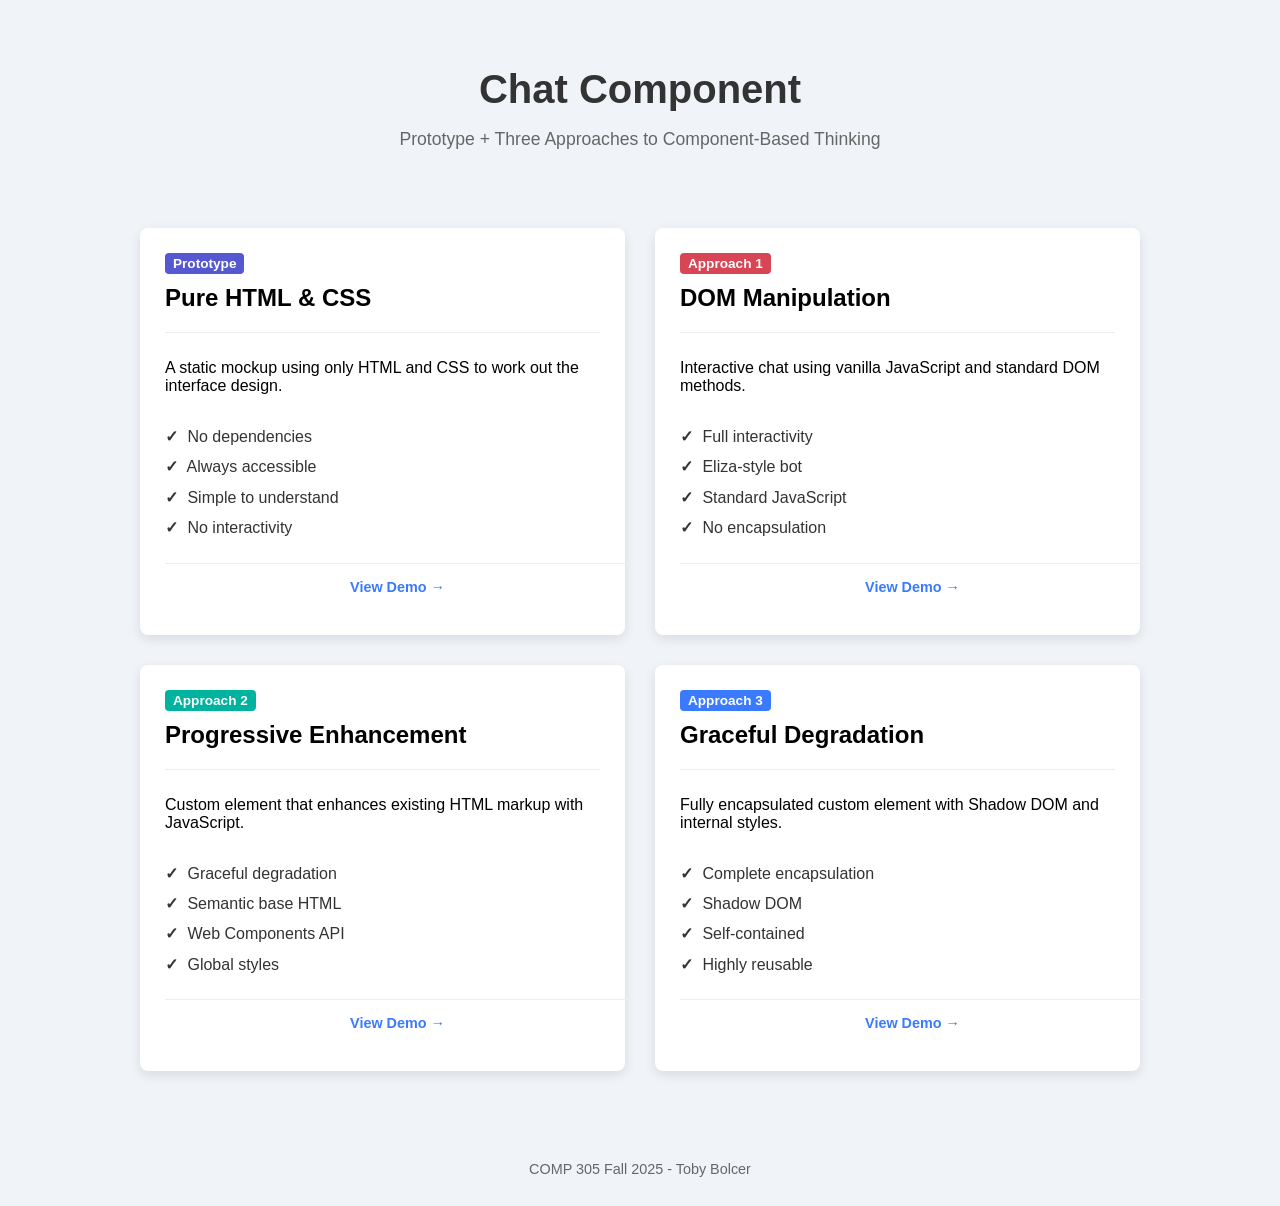
<file: docs/index.html>
<!DOCTYPE html>
<html lang="en">
<head>
  <meta charset="UTF-8">
  <meta name="viewport" content="width=device-width, initial-scale=1.0">
  <title>Lab 6 - Component Approaches</title>
  <link rel="stylesheet" href="style.css">
</head>
<body>
  <header>
    <h1>Chat Component</h1>
    <p>Prototype + Three Approaches to Component-Based Thinking</p>
  </header>
  
  <main>
    <section class="approaches-container">
      
      <article class="card prototype">
        <header>
          <span class="tag">Prototype</span>
          <h2>Pure HTML &amp; CSS</h2>
        </header>
        <p>A static mockup using only HTML and CSS to work out the interface design.</p>
        <ul>
          <li><span>✓</span> No dependencies</li>
          <li><span>✓</span> Always accessible</li>
          <li><span>✓</span> Simple to understand</li>
          <li><span>✓</span> No interactivity</li>
        </ul>
        <footer>
          <a href="chat-prototype-html-css/" target="_blank" class="view-demo">View Demo →</a>
        </footer>
      </article>

      <article class="card approach-1">
        <header>
          <span class="tag">Approach 1</span>
          <h2>DOM Manipulation</h2>
        </header>
        <p>Interactive chat using vanilla JavaScript and standard DOM methods.</p>
        <ul>
          <li><span>✓</span> Full interactivity</li>
          <li><span>✓</span> Eliza-style bot</li>
          <li><span>✓</span> Standard JavaScript</li>
          <li><span>✓</span> No encapsulation</li>
        </ul>
        <footer>
          <a href="chat-dom/" target="_blank" class="view-demo">View Demo →</a>
        </footer>
      </article>

      <article class="card approach-2">
        <header>
          <span class="tag">Approach 2</span>
          <h2>Progressive Enhancement</h2>
        </header>
        <p>Custom element that enhances existing HTML markup with JavaScript.</p>
        <ul>
          <li><span>✓</span> Graceful degradation</li>
          <li><span>✓</span> Semantic base HTML</li>
          <li><span>✓</span> Web Components API</li>
          <li><span>✓</span> Global styles</li>
        </ul>
        <footer>
          <a href="chat-webcomponent-pe/" target="_blank" class="view-demo">View Demo →</a>
        </footer>
      </article>
      
      <article class="card approach-3">
        <header>
          <span class="tag">Approach 3</span>
          <h2>Graceful Degradation</h2>
        </header>
        <p>Fully encapsulated custom element with Shadow DOM and internal styles.</p>
        <ul>
          <li><span>✓</span> Complete encapsulation</li>
          <li><span>✓</span> Shadow DOM</li>
          <li><span>✓</span> Self-contained</li>
          <li><span>✓</span> Highly reusable</li>
        </ul>
        <footer>
          <a href="chat-webcomponent-gd/" target="_blank" class="view-demo">View Demo →</a>
        </footer>
      </article>
    
    </section>
  </main>
  
  <footer>
    <p>COMP 305 Fall 2025 - Toby Bolcer</p>
  </footer>
</body>
</html>
</file>
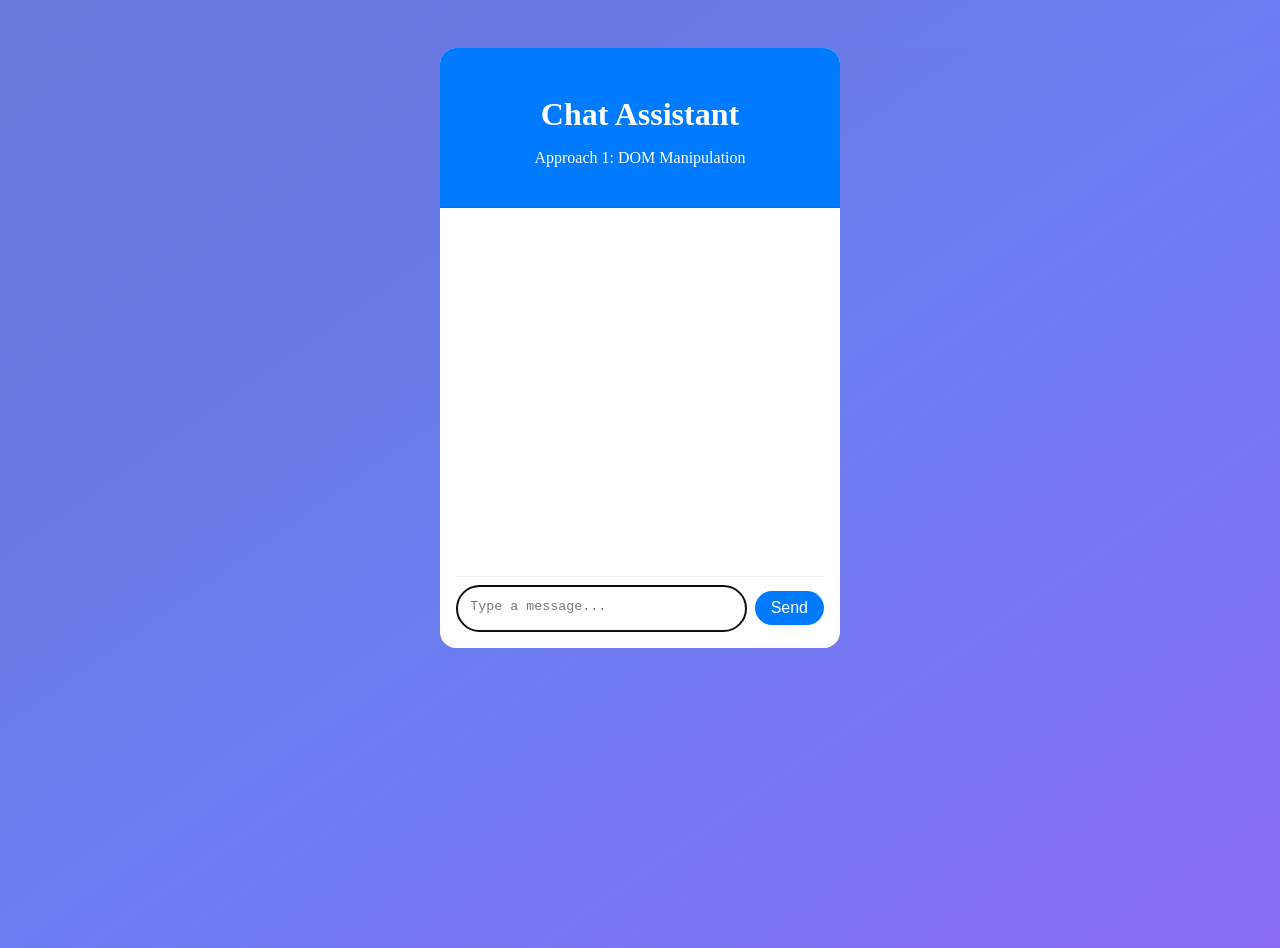
<file: docs/chat-dom/index.html>
<!DOCTYPE html>
<html lang="en">

<head>
    <meta charset="UTF-8">
    <meta name="viewport" content="width=device-width, initial-scale=1.0">
    <title>Chat DOM Manipulation</title>
    <link rel="stylesheet" href="style.css">
    <script type= "module" src= "script.js"></script>
</head>

<body>
    <chat-window id="chatWindow">
        <chat-header>
            <p id="p1">Chat Assistant</p>
            <p id="p2">Approach 1: DOM Manipulation</p>
        </chat-header>

        <chat-messages id="messages">

        </chat-messages>

        <input-area>
            <textarea placeholder="Type a message..." rows="2" id="messageBox" autofocus></textarea>
            <button id="sendBtn" type="button">Send</button>
        </input-area>
    </chat-window>
</body>

</html>
</file>
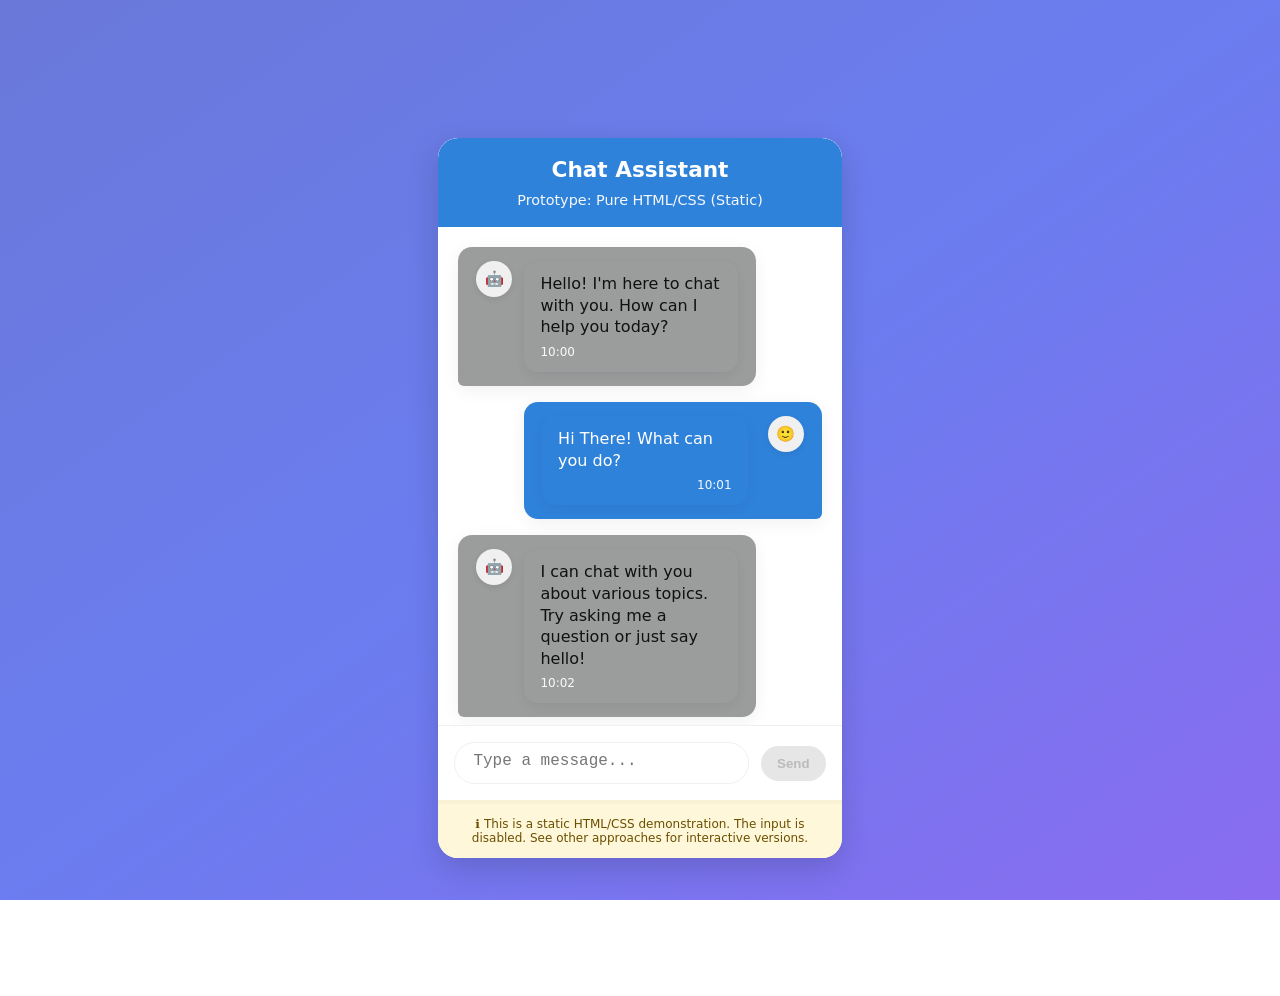
<file: docs/chat-prototype-html-css/index.html>
<!DOCTYPE html>
<html lang="en">
<head>
    <meta charset="UTF-8">
    <meta name="viewport" content="width=device-width, initial-scale=1.0">
    <title>Chat Prototype HTML/CSS</title>
    <link rel="stylesheet" href="style.css">
</head>
<body>
    <main id="chatWindow">
        <section id="chatHeader">
            <p id="title1">Chat Assistant</p>
            <p id="subtitle1">Prototype: Pure HTML/CSS (Static)</p>
        </section>

        <section id="messages">
            <p class="message bot"><span class="avatar" aria-hidden="true">🤖</span><span class="bubble" data-ts="10:00">Hello! I'm here to chat with you. How can I help you today?</span></p>
            <p class="message user"><span class="bubble" data-ts="10:01">Hi There! What can you do?</span><span class="avatar" aria-hidden="true">🙂</span></p>
            <p class="message bot"><span class="avatar" aria-hidden="true">🤖</span><span class="bubble" data-ts="10:02">I can chat with you about various topics. Try asking me a question or just say hello!</span></p>
            <p class="message user"><span class="bubble" data-ts="10:03">How does this work?</span><span class="avatar" aria-hidden="true">🙂</span></p>
            <p class="message bot"><span class="avatar" aria-hidden="true">🤖</span><span class="bubble" data-ts="10:04">That's a great question! In this version you can't respond to me since this conversation is completely fabricated.</span></p>
        </section>

        <form>
            <form-field id="inputArea">
                <textarea placeholder="Type a message..." rows="1" id="messageBox"></textarea>
                <button id="sendBtn" type="button">Send</button>
            </form-field>
        </form>

        <section id="errorMessage">
            <p id="infoMessage">&#x2139; This is a static HTML/CSS demonstration. The input is disabled. See other approaches for interactive versions.</p>
        </section>
    </main>
</body>
</html>
</file>
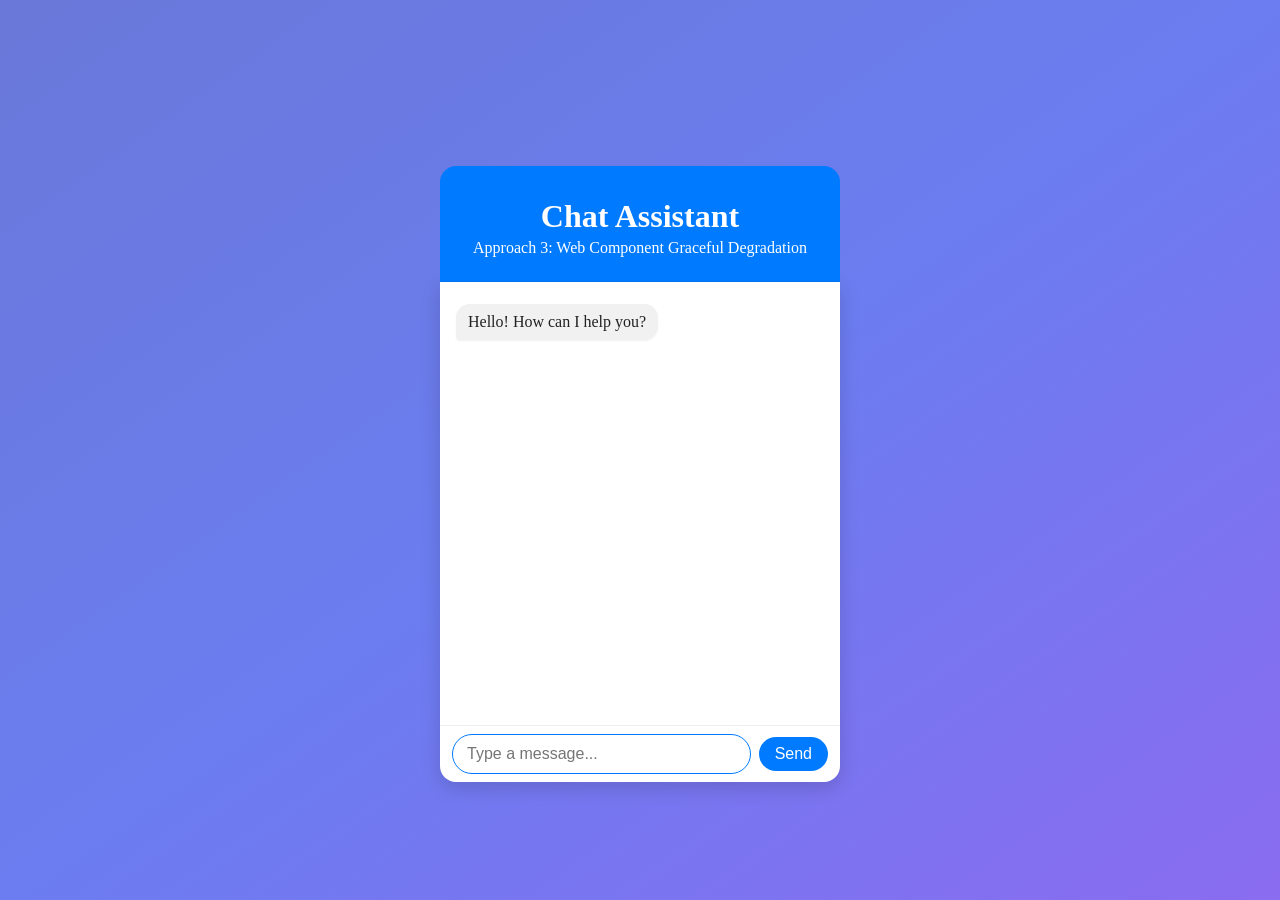
<file: docs/chat-webcomponent-gd/index.html>
<!DOCTYPE html>
<html lang="en">

<head>
  <meta charset="UTF-8">
  <meta name="viewport" content="width=device-width, initial-scale=1.0">
  <title>Chat Web Component GD</title>
  <script type="module" src="chat-component.js"></script>
</head>

<body>

  <chat-interface></chat-interface>

</body>

</html>
</file>
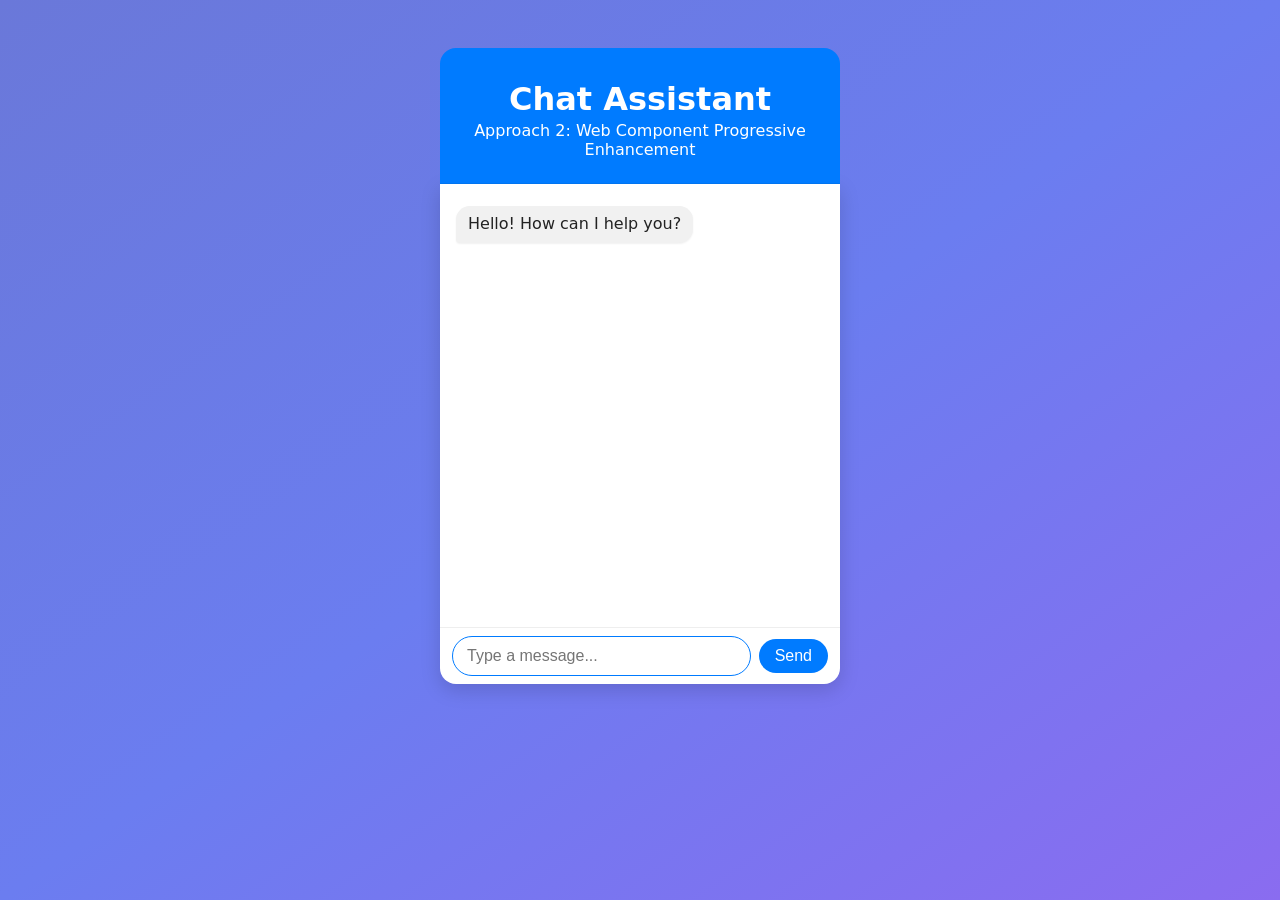
<file: docs/chat-webcomponent-pe/index.html>
<!DOCTYPE html>
<html lang="en">

<head>
  <meta charset="UTF-8">
  <meta name="viewport" content="width=device-width, initial-scale=1.0">
  <title>Chat Web Component PE</title>
  <link rel="stylesheet" href="style.css">
  <script type="module" src="chat-component.js"></script>
</head>

<body>
  <chat-header>
    <p id="p1">Chat Assistant</p>
    <p id="p2">Approach 2: Web Component Progressive Enhancement</p>
  </chat-header>

  <simple-chat>
    <div class="messages">
      <div class="message bot">
        <div class="bubble">Hello! How can I help you?</div>
      </div>
    </div>

    <form class="input-area">
      <input type="text" placeholder="Type a message..." autofocus>
      <button type="submit">Send</button>
    </form>
  </simple-chat>

</body>

</html>
</file>
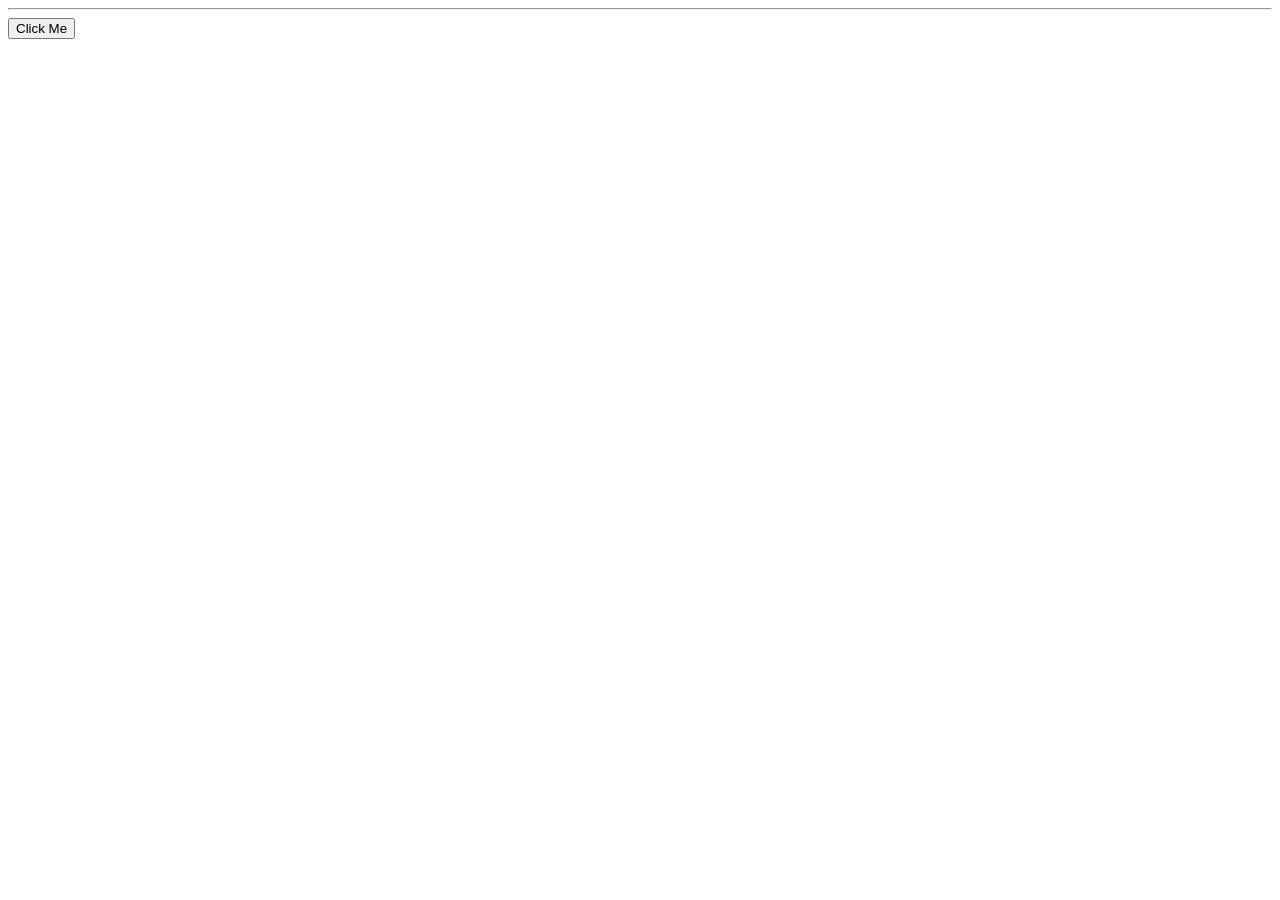
<file: docs/example-code/dom-class-example.html>
<!DOCTYPE html>
<html lang="en">
    <head>
        <meta charset="UTF-8">
        <meta name="viewport" content="width=device-width, initial-scale=1.0">
        <title>DOM Class Example</title>
    </head>
    <body>
        
        <output id="output"></output>
        
        <hr>

        <button id="btn1">Click Me</button>

        <script type="module">

            function handleClick() {
                let paragraph;

                paragraph = document.createElement('p1');
                // paragraph.setAttribute('title', 'I\'m Changed!');
                paragraph.title = "I'm Changed!";
            }

            function init() {
                document.getElementById('btn1').addEventListener('click', handleClick);
            }

            window.addEventListener('DOMContentLoaded', function () {
                init();
            });
        </script>
    </body>
</file>
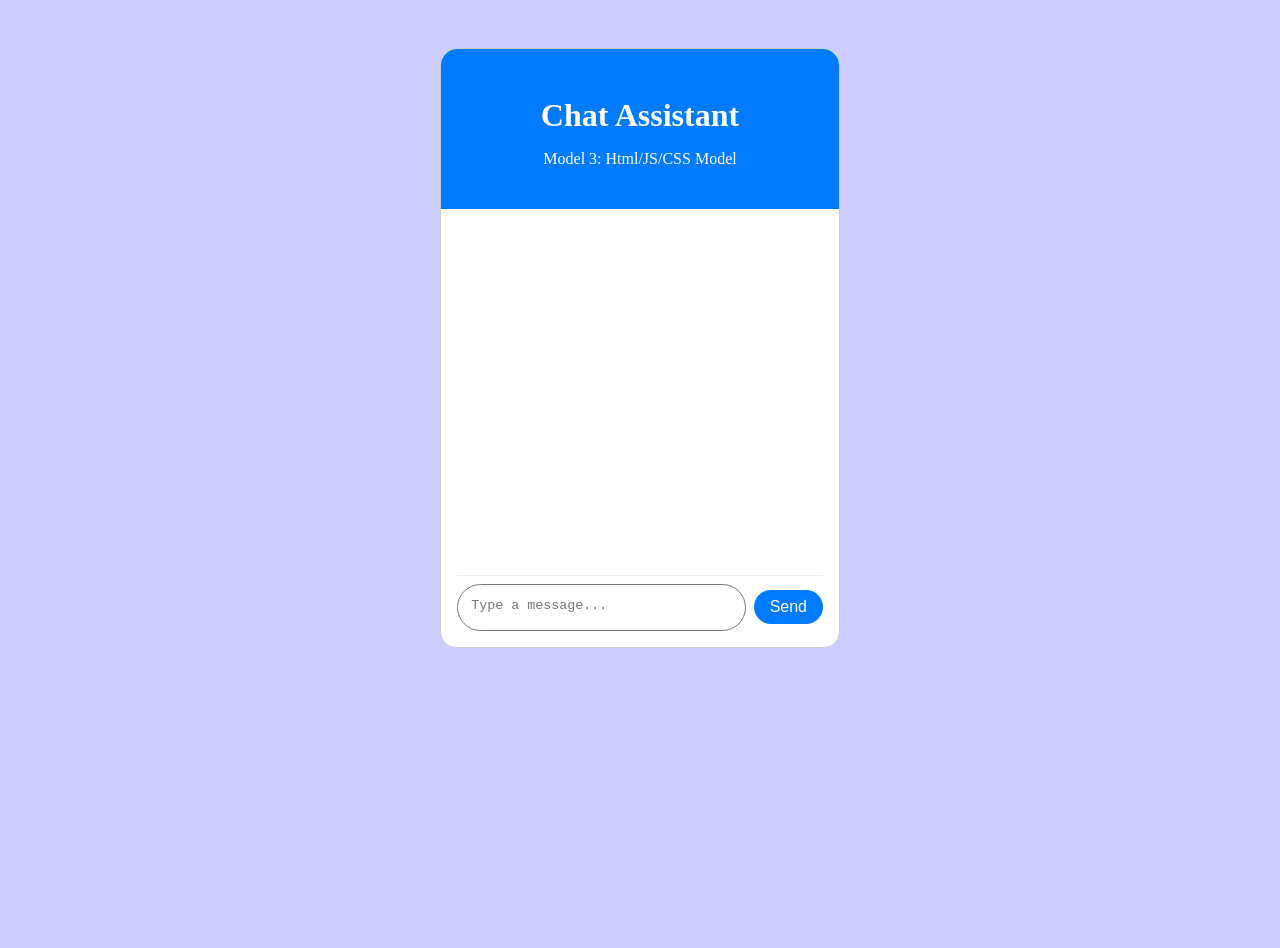
<file: docs/example-code/example.html>
<!DOCTYPE html>
<html lang="en">
<head>
    <meta charset="UTF-8">
    <meta name="viewport" content="width=device-width, initial-scale=1.0">
    <title>Example HTML</title>
    <style>
        body, html {
            height: 100%;
            margin: 0;
            background: #ccccff;
        }

        chat-window {
            display: flex;
            flex-direction: column;
            margin: auto;
            width: 400px;
            height: 600px;
            border: 1px solid #ccc;
            box-sizing: border-box;
            justify-content: center;
            border-radius: 1rem;
            margin-top: 3rem;
            padding: 1rem;
            background-color: white;
        }

        /* header that visually fills the top and sides of the chat-window */
        chat-header {
            display: flex;
            justify-content: space-between;
            flex-direction: column;
            align-items: center;
            /* expand to container edges: chat-window has 1rem padding, so offset by that */
            margin: -1rem -1rem 0 -1rem; /* top, right, bottom, left */
            padding: 1.5rem 1rem;
            border-bottom: 1px solid rgba(0,0,0,0.06);
            margin-bottom: 0.75rem;
            background-color: #007bff;
            color: white;
            /* match the chat-window top corner radius */
            border-top-left-radius: 1rem;
            border-top-right-radius: 1rem;
            /* make header paint above the messages so scrolling content doesn't cover it */
            position: relative;
            z-index: 5;
        }

        /* header text styles */
        chat-header #p1 {
            padding-top: 1.5rem;
            margin: 0;
            font-size: 2rem;
            color: white;
            font-weight: 600;
            text-align: center;
        }

        /* the scrolling message area (fills available height and scrolls internally) */
        chat-messages {
            flex: 1 1 auto;
            overflow-y: auto;
            padding-bottom: 10px; /* spacing above input */
            /* ensure messages don't create their own opaque background over header */
            background: transparent;
        }

        /* message wrapper and bubble styles */
        .message {
            display: flex;
            margin: 6px 0;
        }

        .message.user {
            justify-content: flex-end;
        }

        .message.bot {
            justify-content: flex-start;
        }

        .bubble {
            max-width: 75%;
            padding: 8px 12px;
            border-radius: 14px;
            line-height: 1.3;
            box-shadow: 0 1px 2px rgba(0,0,0,0.06);
            /* allow long text to wrap and expand bubble height */
            white-space: pre-wrap; /* preserve newlines but wrap long lines */
            overflow-wrap: break-word;
            word-break: break-word;
            overflow: visible;
        }

        .message.user .bubble {
            background: #007bff;
            color: white;
            border-bottom-right-radius: 4px;
        }

        .message.bot .bubble {
            background: #f1f1f1;
            color: #222;
            border-bottom-left-radius: 4px;
        }

        /* input area pinned to bottom of chat-window */
        input-area {
            display: flex;
            gap: 8px;
            align-items: center;
            border-top: 1px solid #eee;
            padding-top: 8px;
            flex: 0 0 auto;
            background: transparent;
        }

        input-area textarea {
            display: flex; /* predictable caret behavior */
            resize: none;
            width: 100%;
            min-height: 40px;
            max-height: 120px;
            box-sizing: border-box;
            border-radius: 5rem;
            text-align: left;
            align-items: center;
            padding-left: 1em;
            padding-top: 1em;
        }

        #sendBtn {
            padding: 8px 16px;
            font-size: 1rem;
            cursor: pointer;
            border: none;
            background-color: #007bff;
            color: white;
            border-radius: 5rem;
        }

    </style>
    <script type="module">
        const DEBUG = true;

        function log(msg) {
            if (DEBUG) {
                console.log(msg);
            }
        }

        function showResponse(response) {
            addToChatWindow(response, 'bot');
        }

        function getResponse(message) {
            return 'OH Thats interesting!';
        }

        function processMessage(message) {
            let response = message;

            showResponse(response);
        }

        function send() {
            log('Sending message!');

            let messageBox = document.getElementById('messageBox');
            let message = messageBox.value.trim();

            if (!message) return; // don't send empty messages

            messageBox.value = '';
            messageBox.focus();

            addToChatWindow(message, 'user');
            processMessage(message);
        }

        function addToChatWindow(message, speaker) {
            let messages = document.getElementById('messages');

            // message wrapper
            const wrapper = document.createElement('chat-messages');
            wrapper.className = `message ${speaker}`;

            // bubble
            const bubble = document.createElement('chat-messages');
            bubble.className = 'bubble';
            bubble.textContent = message;

            wrapper.appendChild(bubble);
            messages.appendChild(wrapper);

            // auto-scroll to bottom
            messages.scrollTop = messages.scrollHeight;
        }

        function init() {
            log('Loading app!');

            document.getElementById('sendBtn').addEventListener('click', function () {
                send();
            });

            // allow Enter to send (Shift+Enter for newline)
            const messageBox = document.getElementById('messageBox');
            messageBox.addEventListener('keydown', function (e) {
                if (e.key === 'Enter' && !e.shiftKey) {
                    e.preventDefault();
                    send();
                }
            });
        }

        window.addEventListener('DOMContentLoaded', init);

    </script>

</head>

    <body>

    <chat-window id="chatWindow">
        <chat-header>
            <p id="p1">Chat Assistant</p>
            <p id="p2">Model 3: Html/JS/CSS Model</p>
        </chat-header>

        <chat-messages id="messages">
            <!-- messages will be appended here -->
        </chat-messages>

        <input-area>
            <textarea placeholder="Type a message..." rows="2" id="messageBox"></textarea>
            <button id="sendBtn" type="button">Send</button>
        </input-area>
    </chat-window>

</body>
</html>
</file>
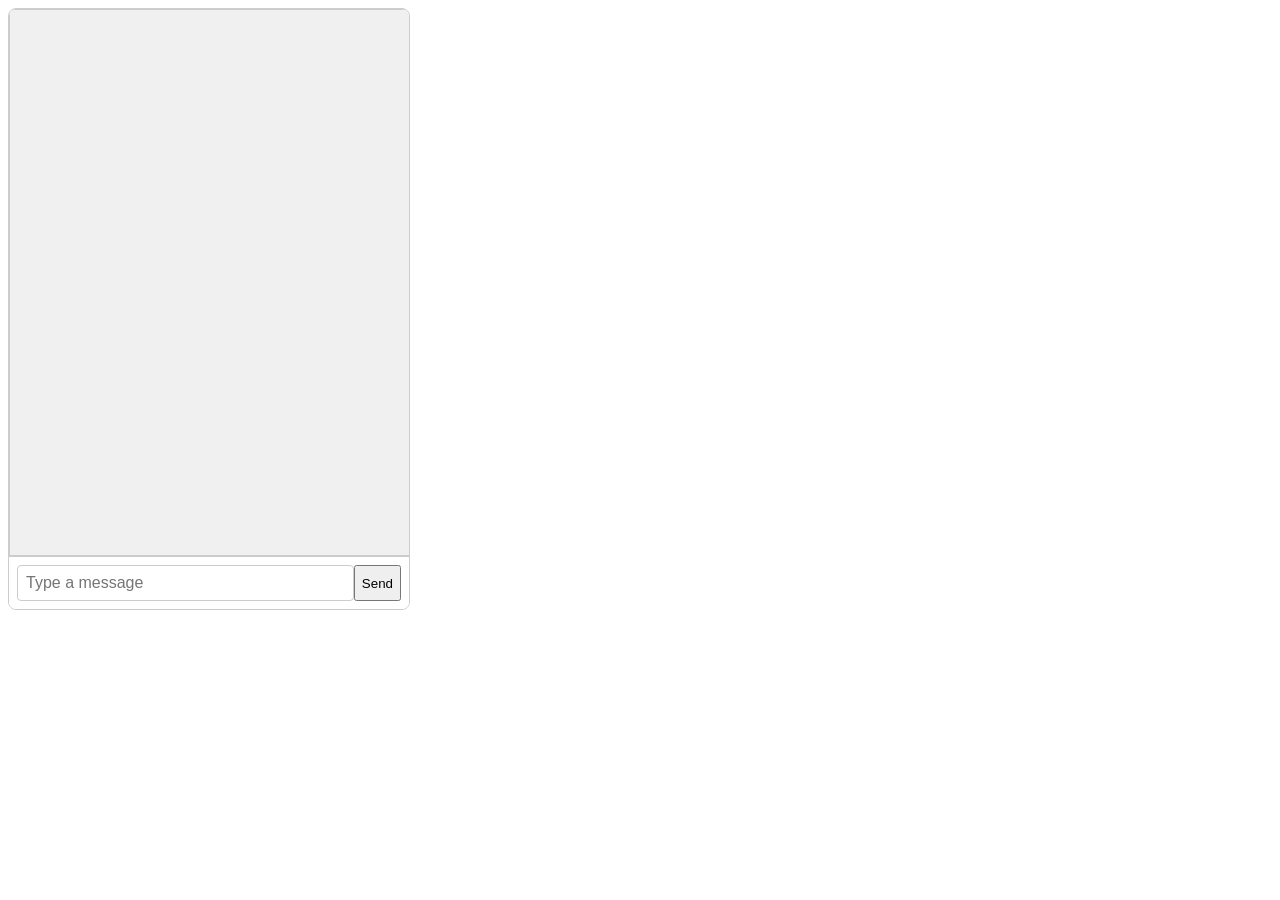
<file: docs/example-code/r-and-d.html>
<!DOCTYPE html>
<html lang="en">
<head>
    <meta charset="UTF-8" />
    <meta name="viewport" content="width=device-width, initial-scale=1.0" />
    <title>DOM RnD</title>
    <style>

        chat-widget {
            display: flex;
            flex-direction: column;
            width: 400px;
            height: 600px;
            border: 1px solid #ccc;
            border-radius: 8px;
            overflow: hidden;
            font-family: -apple-system, BlinkMacSystemFont, 'Segoe UI', Roboto, 'Helvetica Neue', Arial, sans-serif;
        }

        chat-window {
            display: block;
            width: 400px;
            height: 600px;
            background: #f0f0f0;
            border: 1px solid #ccc;
        }

        chat-window p {
            margin: 0.5em;
            padding: 0.5em;
            border-radius: 8px;
            max-width: 70%;
        }

        chat-window p.User {
            background: #d1e7dd;
            align-self: flex-start;
            margin-left: auto;
        }

        chat-window p.Bot {
            background: #f8d7da;
            align-self: flex-end;
            margin-right: auto;
        }

        #chatForm {
            display: flex;
            padding: 0.5em;
            background: #fff;
            border-top: 1px solid #ccc;

            input[type="text"] {
                flex: 1;
                padding: 0.5em;
                border: 1px solid #ccc;
                border-radius: 4px;
                font-size: 1em;
            }
        }

    </style>

    <script type="module">
        import { getBotResponse } from './eliza.js';

        const DEBUG = false;
        const log = (msg) => { if (DEBUG) console.log(msg); };
      

        function showResponse(response) {
            addToChatWindow(response, 'Bot');
        }

        function getResponse(message) {
            return getBotResponse(message);
        }

        function processMessage(message) {
            let response = getResponse(message);

            showResponse(response);
        }


        function addToChatWindow(message, speaker) {
            let chatWindow = document.getElementById('chatWindow');
            chatWindow.innerHTML += `<p class="${speaker}">${speaker}: ${message}</p>`;
        }


        function send() {
            let messageBox = document.getElementById('messageBox');
            let message = messageBox.value;

            let chatWindow = document.getElementById('chatWindow');
            
            messageBox.value = ''; // clear the field
            messageBox.focus();

            addToChatWindow(message,'User');

            processMessage(message);
        }


        function init() {
            log('Initializing chat interface');
            document.getElementById('sendBtn').addEventListener('click', function () {
                    send();
                });
        }
        
        window.addEventListener('DOMContentLoaded', init);
    </script>
</head>
<body>

    <chat-widget>
        <chat-window id="chatWindow"></chat-window>
           <form id="chatForm">
                <input type="text" placeholder="Type a message" id="messageBox" autocomplete="off">
                <button id="sendBtn" type="button">Send</button>
            </form>
    </chat-widget>
 

</body>
</html>
</file>
<file: docs/style.css>
body {
  font-family: sans-serif; 
  margin: 0;
  padding: 0;
  background-color: #f0f4f8; 
  display: flex;
  flex-direction: column;
  align-items: center;
  min-height: 100vh;
}

main {
  width: 90%; 
  max-width: 1000px;
  padding: 20px;
}

header {
  text-align: center;
  padding: 40px 0 20px 0;
}

header h1 {
  font-size: 2.5em;
  color: #333;
  margin-bottom: 5px;
}

header p {
  color: #666;
  font-size: 1.1em;
}

.approaches-container {
  display: grid;
  grid-template-columns: repeat(2, 1fr); 
  gap: 30px;
  padding-top: 20px;
}

.card {
  background-color: white;
  border-radius: 8px;
  box-shadow: 0 4px 12px rgba(0, 0, 0, 0.1);
  padding: 25px;
  display: flex;
  flex-direction: column;
}

.card header {
  text-align: left;
  padding: 0 0 15px 0;
  margin-bottom: 10px;
  border-bottom: 1px solid #eee;
}

.card header h2 {
  font-size: 1.5em;
  margin: 5px 0;
}

.tag {
  display: inline-block;
  padding: 3px 8px;
  border-radius: 4px;
  font-weight: bold;
  font-size: 0.85em;
  margin-bottom: 5px;
  color: white;
}

.prototype .tag { background-color: #5558d1; }
.approach-1 .tag { background-color: #d84555; }
.approach-2 .tag { background-color: #00b39e; }
.approach-3 .tag { background-color: #3a7afe; }


.card ul {
  list-style: none; 
  padding: 0;
  margin: 15px 0;
  flex-grow: 1; 
}

.card ul li {
  margin-bottom: 8px;
  font-size: 1em;
  color: #333;
  line-height: 1.4;
}

.card ul li span {
  margin-right: 5px;
  color: inherit; 
  font-weight: bold;
}

.card footer {
  margin-top: auto; 
  padding-top: 15px;
  border-top: 1px solid #eee;
}

.view-demo {
  color: #3a7afe; 
  text-decoration: none;
  font-weight: bold;
  transition: color 0.2s;
}

.view-demo:hover {
  color: #0056b3;
}

footer {
  margin-top: 40px;
  padding: 15px;
  text-align: center;
  color: #666;
  font-size: 0.9em;
  width: 100%;
}

@media (max-width: 768px) {
  .approaches-container {
    grid-template-columns: 1fr; 
  }
}
</file>
<file: docs/chat-dom/style.css>
:root{
  --accent:#2f82da;   
  --panel-radius:20px;
  --bg:linear-gradient(to top left,#8a6cf0 0%, #6b7df0 50%, #6a78d9 100%);       
  --panel:#ffffff;     
  --bubble-user: #2f82da;
  --bubble-bot: #9b9c9c;
  --muted: #ffffff;
}
 
 body,
 html {
   height: 100%;
   margin: 0;
   background: linear-gradient(to top left,#8a6cf0 0%, #6b7df0 50%, #6a78d9 100%);
   overscroll-behavior: none;
 }

 chat-window {
   display: flex;
   flex-direction: column;
   margin: auto;
   width: 400px;
   height: 600px;
   border: none;
   box-sizing: border-box;
   justify-content: center;
   border-radius: 1rem;
   margin-top: 3rem;
   padding: 1rem;
   background-color: white;
 }

 chat-header {
   display: flex;
   justify-content: space-between;
   flex-direction: column;
   align-items: center;
   margin: -1rem -1rem 0 -1rem;
   padding: 1.5rem 1rem;
   border-bottom: 1px solid rgba(0, 0, 0, 0.06);
   margin-bottom: 0.75rem;
   background-color: #007bff;
   color: white;
   border-top-left-radius: 1rem;
   border-top-right-radius: 1rem;
   position: relative;
   z-index: 5;
 }

 chat-header #p1 {
   padding-top: 1.5rem;
   margin: 0;
   font-size: 2rem;
   color: white;
   font-weight: 600;
   text-align: center;
 }

 chat-messages {
   flex: 1 1 auto;
   overflow-y: auto;
   padding-bottom: 10px;
   background: transparent;
 }

 .message {
   display: flex;
   margin: 6px 0;
 }

 .message.user {
   justify-content: flex-end;
 }

 .message.bot {
   justify-content: flex-start;
 }

 .bubble {
   max-width: 75%;
   padding: 8px 12px;
   border-radius: 14px;
   line-height: 1.3;
   box-shadow: 0 1px 2px rgba(0, 0, 0, 0.06);
   white-space: pre-wrap;
   overflow-wrap: break-word;
   word-break: break-word;
   overflow: visible;
 }

 .message.user .bubble {
   background: #007bff;
   color: white;
   border-bottom-right-radius: 4px;
 }

 .message.bot .bubble {
   background: #f1f1f1;
   color: #222;
   border-bottom-left-radius: 4px;
 }

 input-area {
   display: flex;
   gap: 8px;
   align-items: center;
   border-top: 1px solid #eee;
   padding-top: 8px;
   flex: 0 0 auto;
   background: transparent;
 }

 input-area textarea {
   display: flex;
   resize: none;
   width: 100%;
   min-height: 40px;
   max-height: 120px;
   box-sizing: border-box;
   border-radius: 5rem;
   text-align: left;
   align-items: center;
   padding-left: 1em;
   padding-top: 1em;
 }

 #sendBtn {
   padding: 8px 16px;
   font-size: 1rem;
   cursor: pointer;
   border: none;
   background-color: #007bff;
   color: white;
   border-radius: 5rem;
 }
</file>
<file: docs/chat-prototype-html-css/style.css>
:root{
  --accent:#2f82da;    
  --panel-radius:20px;
  --bg:linear-gradient(to top left,#8a6cf0 0%, #6b7df0 50%, #6a78d9 100%);       
  --panel:#ffffff;     
  --bubble-user: #2f82da;
  --bubble-bot: #9b9c9c;
  --muted: #ffffff;
}

html, body{
  min-height: 100vh;
  margin: 0;
  font-family: Inter, system-ui, -apple-system, "Segoe UI", Roboto, "Helvetica Neue", Arial;
  background: var(--bg);
  background-attachment: fixed;
  background-size: cover;
  display: flex;
  align-items: center;
  justify-content: center;
  padding: 3rem;
  box-sizing: border-box;
  overscroll-behavior: none;
}


#chatWindow{
  width: clamp(320px, 420px, 720px);
  max-width:96%;
  background: var(--panel);
  border-radius: var(--panel-radius);
  border: none;
  box-shadow: 0 12px 30px rgba(23,30,45,0.18);
  overflow:hidden;
  display:flex;
  flex-direction:column;
  max-height:80vh;
}

#title1{
  background: var(--accent);
  color: white;
  text-align:center;
  padding:1.2rem 1rem 0.6rem;
  margin:0;
  font-size:1.35rem;
  font-weight:700;
  border-top-left-radius:var(--panel-radius);
  border-top-right-radius:var(--panel-radius);
}

#subtitle1{
  display:block;
  background: var(--accent);
  color: rgba(255,255,255,0.95);
  text-align:center;
  padding:0 1rem 1.2rem;
  margin:0 0 0 0;
  font-size:0.9rem;
}

#messages{
  padding:1.25rem;
  display:flex;
  flex-direction:column;
  gap:1rem;
  background: linear-gradient(180deg, rgba(255,255,255,0.02), rgba(255,255,255,0));
  flex:1 1 auto;
  min-height:0; 
  overflow:auto;
}

#messages p.message{
  display: inline-flex;
  align-items: flex-start;
  gap: 12px;
  margin:0;
}

#messages p.message .avatar{
  flex: 0 0 36px;
  width: 36px;
  height: 36px;
  border-radius: 50%;
  background: #f0f0f0;
  display: inline-flex;
  align-items: center;
  justify-content: center;
  font-size: 0.95rem;
  box-shadow: 0 2px 6px rgba(0,0,0,0.08);
}

#messages p.message .bubble{
  display:inline-block;
  max-width:72%;
  padding:12px 16px;
  border-radius:14px;
  line-height:1.35;
  box-shadow: 0 4px 12px rgba(18,24,32,0.06);
  word-wrap:break-word;
  white-space:pre-wrap;
  background: var(--bubble-bot);
  color:#111;
}

#messages p.message .bubble::after{
  content: attr(data-ts);
  display:block;
  font-size:0.75rem;
  color: var(--muted);
  margin-top:6px;
  opacity:0.95;
  text-align:left;
}

#messages p.message.user{
  align-self: flex-end;
  margin-left: 24px;
}

#messages p.message.user .bubble{
  background: var(--bubble-user);
  color: #fff;
}

#messages p.message.user .bubble::after{
  text-align: right;
}


#messages p.message.user{
  background: var(--bubble-user);
  color: #fff;
  align-self: flex-end;
  margin-left: 24px;
}

#messages p.message.user .avatar{
  margin-left: 8px;
}

@media (max-width:420px){
  #messages p.message{ padding:10px 12px; max-width:78%; }
  #messages p.message .avatar{ width:28px; height:28px; font-size:0.85rem; flex:0 0 28px; }
  #messages p.message::after{ display:none; }
}

#messages p{
  display:inline-block;
  max-width:72%;
  padding:14px 18px;
  border-radius:14px;
  line-height:1.35;
  box-shadow: 0 4px 18px rgba(18,24,32,0.06);
  word-wrap:break-word;
  white-space:pre-wrap;
  margin:0;
}
#messages p:nth-child(odd){
  background: var(--bubble-bot);
  color:#111;
  align-self:flex-start;
  border-bottom-left-radius:6px;
}
#messages p:nth-child(even){
  background: var(--bubble-user);
  color:white;
  align-self:flex-end;
  border-bottom-right-radius:6px;
}

#inputArea{
  display:flex;
  gap:12px;
  align-items:center;
  justify-content: center;
  padding:1rem;
  border-top:1px solid rgba(0,0,0,0.06);
  background:#fff;
}

#messageBox{
  flex:1;
  min-height:42px;
  max-height:120px;
  border-radius:999px;
  border:1px solid rgba(0,0,0,0.06);
  padding:8px 18px;
  line-height:1.35;
  resize:none;
  font-size:1rem;
  background:#fff;
  color:#333;
  outline:none;
  box-sizing:border-box;
}


#messageBox[readonly], #messageBox[disabled]{
  background:#fafafa;
  color:#999;
  cursor:default;
}

#sendBtn{
  display:inline-flex;
  align-items:center;
  justify-content:center;
  padding:10px 16px;
  border-radius:999px;
  border:none;
  font-weight:600;
  cursor:pointer;
  background:#e6e6e6; 
  color:#bbb;
}

#infoMessage{
  background:#fff7d9;
  padding:0.8rem 1rem;
  border-top:4px solid rgba(0,0,0,0.02);
  font-size:0.75rem;
  color:#6b4f00;
  text-align:center;
  margin:0;
}

#messages::-webkit-scrollbar{ width:10px; }
#messages::-webkit-scrollbar-thumb{ background:rgba(0,0,0,0.12); border-radius:6px; }

@media (max-width:420px){
  #title1{ font-size:1.05rem; }
  #messages{ padding:0.9rem; gap:0.8rem; }
  #inputArea{ padding:0.8rem; gap:10px; }
}
</file>
<file: docs/chat-webcomponent-pe/style.css>
html {
  height: 100%
}

body {
  min-height: 100vh;
  margin: 0;
  font-family: system-ui, sans-serif;
  background: linear-gradient(to top left,#8a6cf0 0%, #6b7df0 50%, #6a78d9 100%);
  display: flex;
  flex-direction: column;
  align-items: center;
  overscroll-behavior: none;
}

chat-header {
  display: flex;
  flex-direction: column;
  align-items: center;
  justify-content: center;
  text-align: center;
  background-color: #007bff;
  color: white;
  width: 400px;
  border-top-left-radius: 1rem;
  border-top-right-radius: 1rem;
  padding: 1.5rem 1rem;
  box-sizing: border-box;
  margin-top: 3rem;
  border-bottom: 1px solid rgba(0, 0, 0, 0.06);
  position: relative;
  z-index: 5;
}

chat-header #p1 {
  font-size: 2rem;
  font-weight: 600;
  margin: 0.5rem 0 0 0;
}

chat-header #p2 {
  font-size: 1rem;
  margin: 0.2rem 0 0 0;
}

simple-chat {
  display: flex;
  flex-direction: column;
  background: white;
  width: 400px;
  height: 500px;
  border-bottom-left-radius: 1rem;
  border-bottom-right-radius: 1rem;
  box-shadow: 0 6px 20px rgba(0, 0, 0, 0.15);
  overflow: hidden;
  margin-top: 0;
}

.messages {
  flex: 1 1 auto;
  overflow-y: auto;
  padding: 1rem;
  background: transparent;
  box-sizing: border-box;
}

.message {
  display: flex;
  margin: 6px 0;
}

.message.user {
  justify-content: flex-end;
}

.message.bot {
  justify-content: flex-start;
}

.bubble {
  max-width: 75%;
  padding: 8px 12px;
  border-radius: 14px;
  line-height: 1.3;
  box-shadow: 0 1px 2px rgba(0,0,0,0.06);
  white-space: pre-wrap;
  overflow-wrap: break-word;
  word-break: break-word;
  overflow: visible;
}

.message.user .bubble {
  background: #007bff;
  color: white;
  border-bottom-right-radius: 4px;
}

.message.bot .bubble {
  background: #f1f1f1;
  color: #222;
  border-bottom-left-radius: 4px;
}

.message.typing .bubble {
  opacity: 0.6;
  font-style: italic;
}

form.input-area {
  display: flex;
  gap: 8px;
  align-items: center;
  border-top: 1px solid #eee;
  padding: 8px 12px;
  flex: 0 0 auto;
  background: transparent;
  box-sizing: border-box;
}

form.input-area input[type="text"] {
  flex: 1;
  padding: 10px 14px;
  border-radius: 5rem;
  border: 1px solid #ccc;
  font-size: 1rem;
  outline: none;
  transition: border 0.2s ease;
}

form.input-area input[type="text"]:focus {
  border-color: #007bff;
}

form.input-area button {
  padding: 8px 16px;
  font-size: 1rem;
  cursor: pointer;
  border: none;
  background-color: #007bff;
  color: white;
  border-radius: 5rem;
}

form.input-area button:hover {
  background-color: #005fcf;
}
</file>
